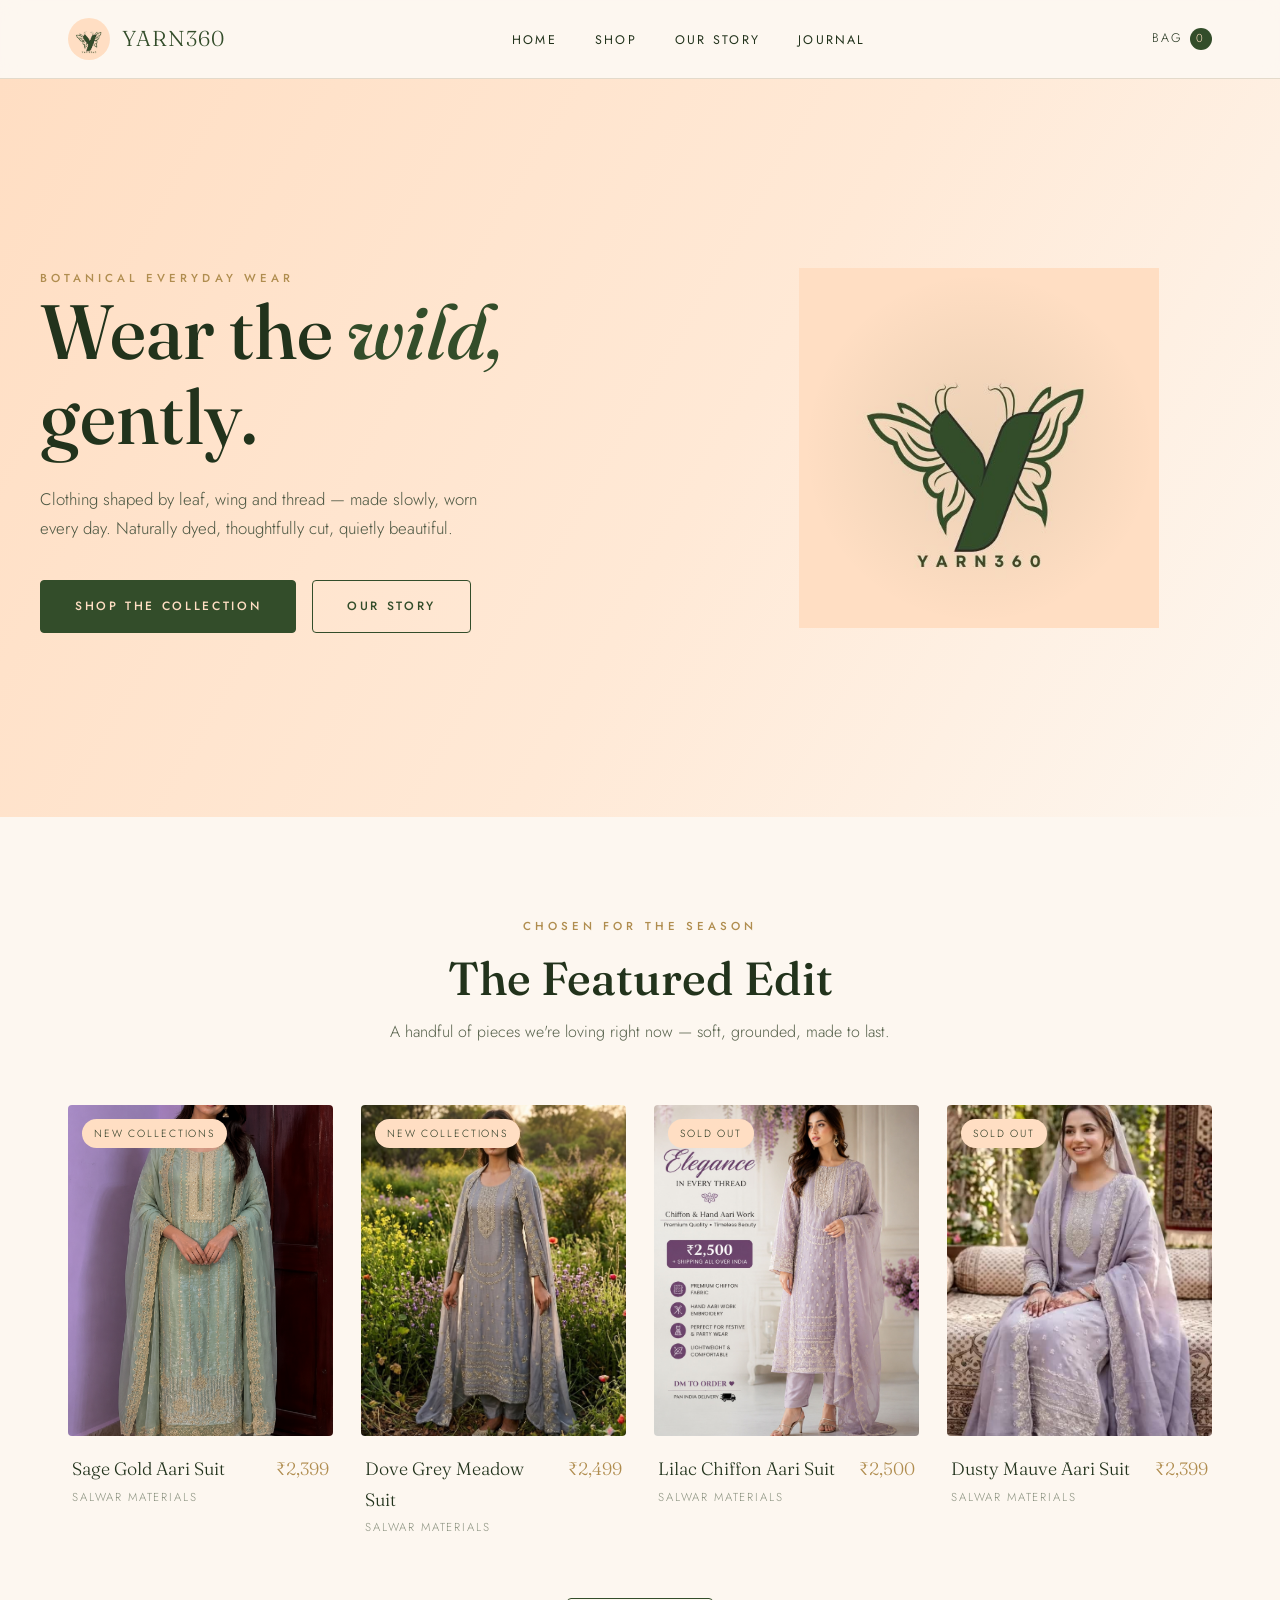
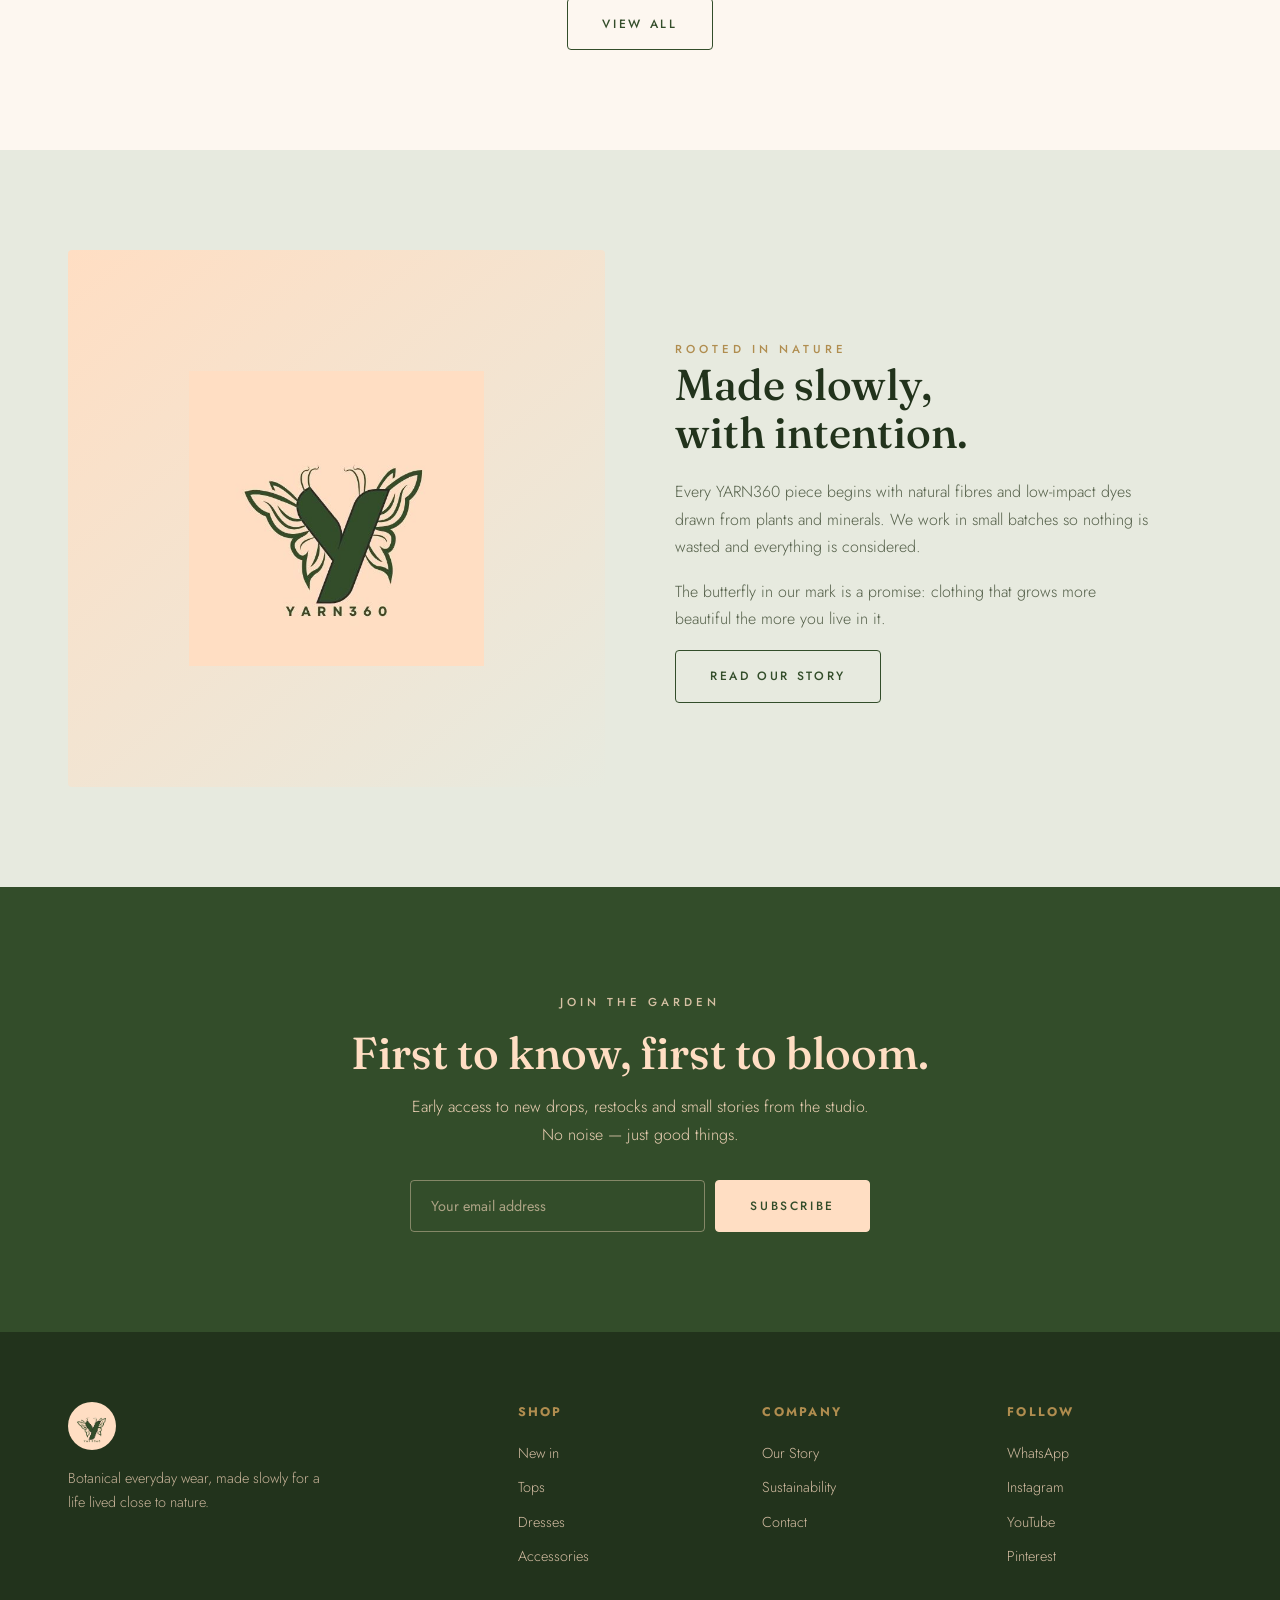
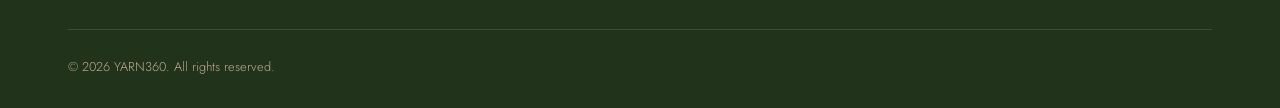
<file: index.html>
<!DOCTYPE html>
<html lang="en">

<head>
  <meta charset="UTF-8">
  <meta name="viewport" content="width=device-width, initial-scale=1.0">
  <title>YARN360 — Botanical Everyday Wear</title>
  <meta name="description" content="YARN360 — thoughtfully made clothing inspired by the natural world.">

  <!-- Fonts -->
  <link rel="preconnect" href="https://fonts.googleapis.com">
  <link rel="preconnect" href="https://fonts.gstatic.com" crossorigin>
  <link
    href="https://fonts.googleapis.com/css2?family=Fraunces:ital,opsz,wght@0,9..144,400;0,9..144,500;1,9..144,400&family=Jost:wght@300;400;500&display=swap"
    rel="stylesheet">

  <link rel="icon" href="assets/logo.jpg">
  <link rel="stylesheet" href="css/style.css">
</head>

<body>

  <!-- ============ HEADER ============ -->
  <header class="site-header">
    <div class="wrap nav">
      <a href="index.html" class="nav__logo">
        <img src="assets/logo.jpg" alt="YARN360 logo">
        <span>YARN360</span>
      </a>
      <ul class="nav__links">
        <li><a href="index.html">Home</a></li>
        <li><a href="shop.html">Shop</a></li>
        <li><a href="about.html">Our Story</a></li>
        <li><a href="index.html#newsletter">Journal</a></li>
      </ul>
      <a href="cart.html" class="nav__cart">
        Bag <span class="count js-cart-count">0</span>
      </a>
      <button class="nav__toggle" aria-label="Menu">☰</button>
    </div>
  </header>

  <!-- ============ HERO ============ -->
  <section class="hero">
    <div class="wrap hero__grid">
      <div class="hero__copy">
        <span class="eyebrow">Botanical everyday wear</span>
        <h1 class="hero__title">Wear the <em>wild,</em><br>gently.</h1>
        <p class="hero__text">Clothing shaped by leaf, wing and thread — made slowly, worn every day. Naturally dyed,
          thoughtfully cut, quietly beautiful.</p>
        <div class="hero__actions">
          <a href="shop.html" class="btn btn--solid">Shop the collection</a>
          <a href="about.html" class="btn">Our story</a>
        </div>
      </div>
      <div class="hero__art">
        <img src="assets/logo.jpg" alt="YARN360">
      </div>
    </div>
  </section>

  <!-- ============ FEATURED ============ -->
  <section class="section">
    <div class="wrap">
      <div class="section__head">
        <span class="eyebrow">Chosen for the season</span>
        <h2>The Featured Edit</h2>
        <p>A handful of pieces we're loving right now — soft, grounded, made to last.</p>
      </div>
      <div id="featured-grid" class="product-grid"><!-- products injected by JS --></div>
      <div style="text-align:center; margin-top:56px;">
        <a href="shop.html" class="btn">View all</a>
      </div>
    </div>
  </section>

  <!-- ============ STORY STRIP ============ -->
  <section class="section section--sage">
    <div class="wrap story">
      <div class="story__art"><img src="assets/logo.jpg" alt="YARN360 craft"></div>
      <div>
        <span class="eyebrow">Rooted in nature</span>
        <h2>Made slowly,<br>with intention.</h2>
        <p>Every YARN360 piece begins with natural fibres and low-impact dyes drawn from plants and minerals. We work in
          small batches so nothing is wasted and everything is considered.</p>
        <p>The butterfly in our mark is a promise: clothing that grows more beautiful the more you live in it.</p>
        <a href="about.html" class="btn">Read our story</a>
      </div>
    </div>
  </section>

  <!-- ============ NEWSLETTER ============ -->
  <section id="newsletter" class="section newsletter">
    <div class="wrap">
      <span class="eyebrow" style="color:var(--peach); opacity:.8;">Join the garden</span>
      <h2 style="margin-top:14px;">First to know, first to bloom.</h2>
      <p>Early access to new drops, restocks and small stories from the studio. No noise — just good things.</p>
      <div class="newsletter__form" id="newsletter-form">
        <input type="email" placeholder="Your email address" aria-label="Email address">
        <button class="btn btn--solid" type="button">Subscribe</button>
      </div>
    </div>
  </section>

  <!-- ============ FOOTER ============ -->
  <footer class="footer">
    <div class="wrap">
      <div class="footer__grid">
        <div class="footer__brand">
          <img src="assets/logo.jpg" alt="YARN360">
          <p>Botanical everyday wear, made slowly for a life lived close to nature.</p>
        </div>
        <div>
          <h4>Shop</h4>
          <ul>
            <li><a href="shop.html">New in</a></li>
            <li><a href="shop.html">Tops</a></li>
            <li><a href="shop.html">Dresses</a></li>
            <li><a href="shop.html">Accessories</a></li>
          </ul>
        </div>
        <div>
          <h4>Company</h4>
          <ul>
            <li><a href="about.html">Our Story</a></li>
            <li><a href="#">Sustainability</a></li>
            <li><a href="#">Contact</a></li>
          </ul>
        </div>
        <div>
          <h4>Follow</h4>
          <ul>
            <li><a href="https://wa.me/919597781875" target="_blank" rel="noopener">WhatsApp</a></li>
            <li><a href="https://instagram.com/yarn_360" target="_blank" rel="noopener">Instagram</a></li>
            <li><a href="https://www.youtube.com/@yarnn360" target="_blank" rel="noopener">YouTube</a></li>
            <li><a href="#">Pinterest</a></li>
          </ul>
        </div>
      </div>
      <div class="footer__bottom">
        <span>© <span id="year">2026</span> YARN360. All rights reserved.</span>

      </div>
    </div>
  </footer>

  <script src="js/products.js"></script>
  <script src="js/cart.js"></script>
  <script src="js/main.js"></script>
</body>

</html>
</file>
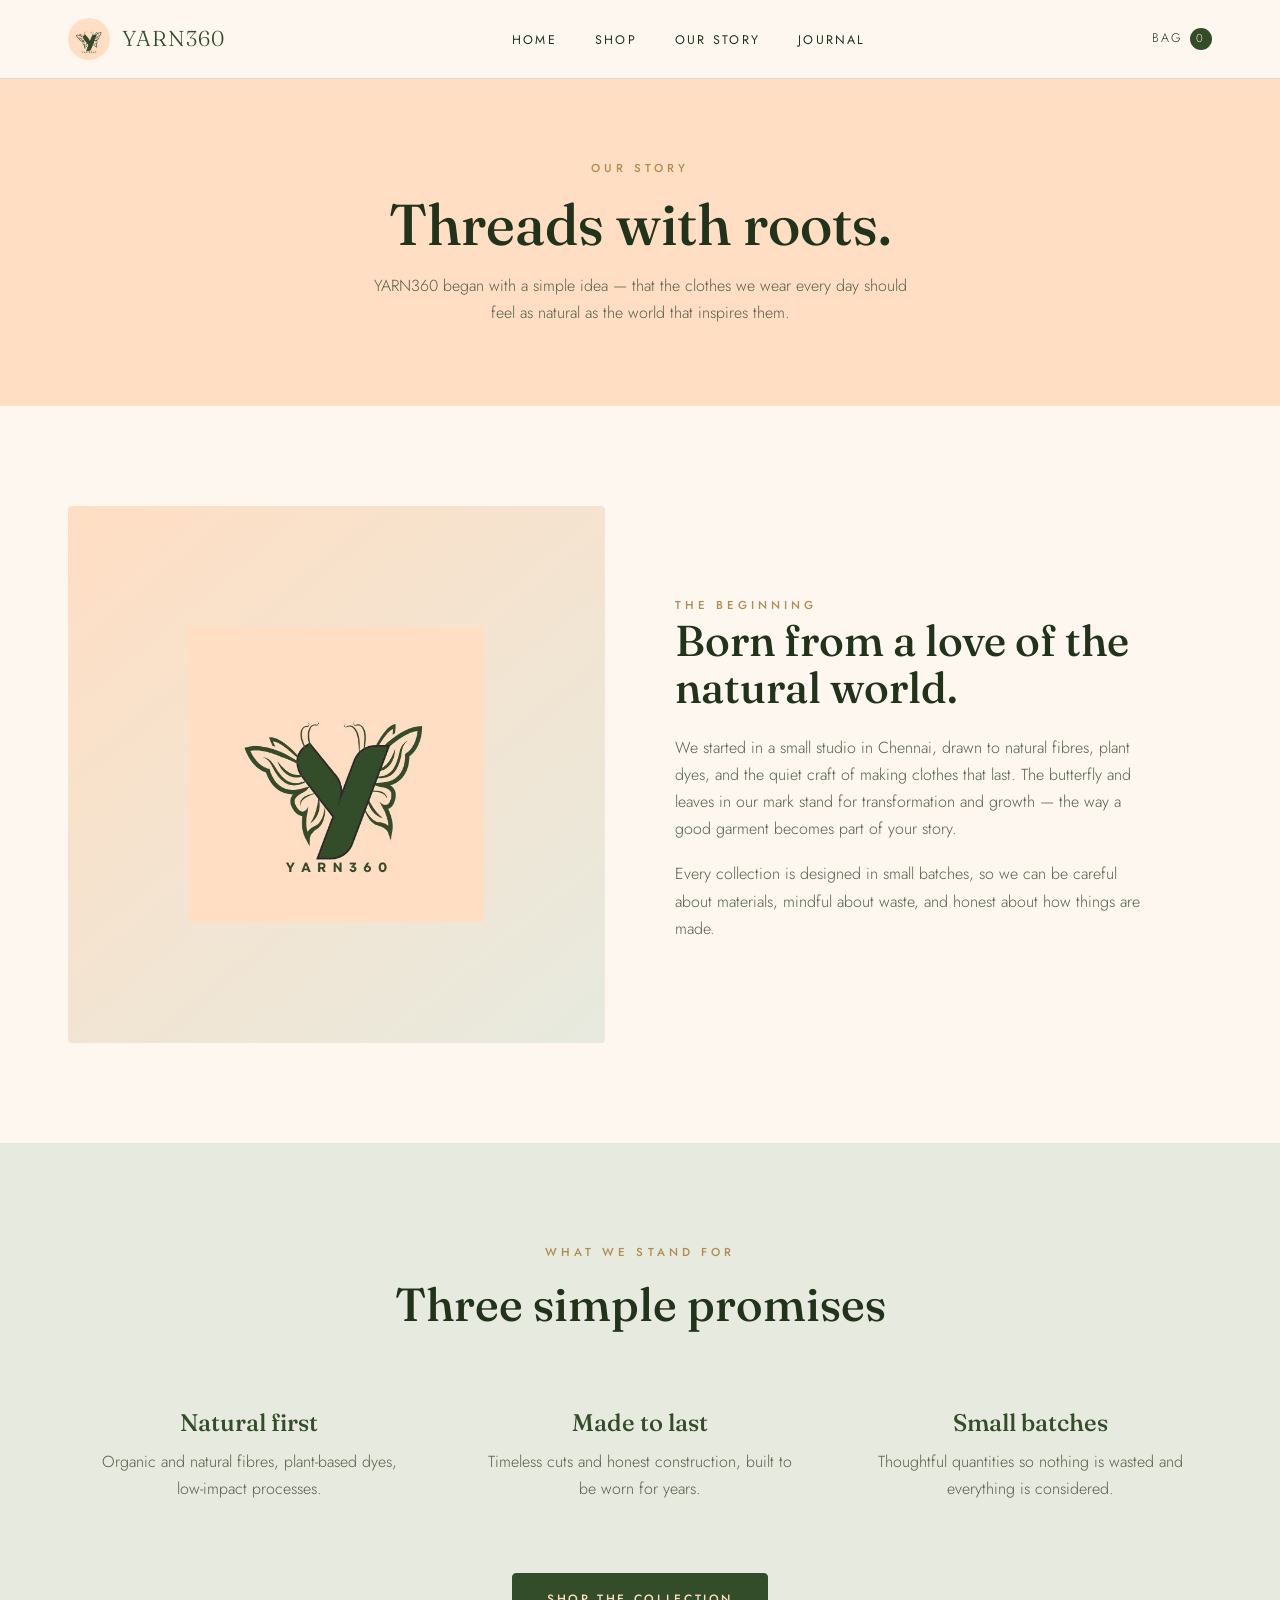
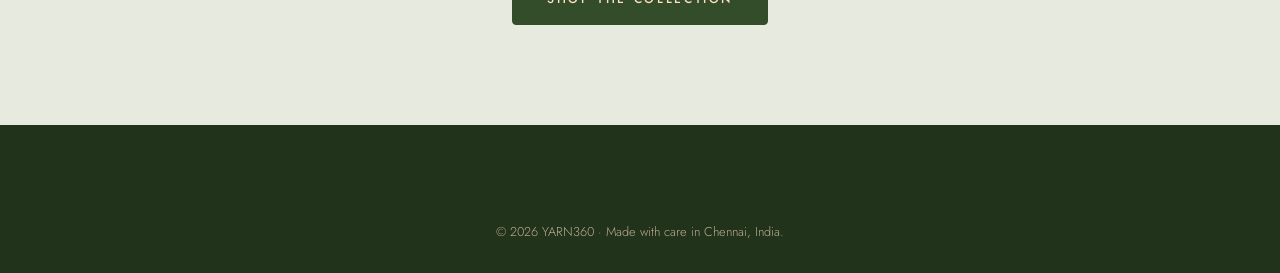
<file: about.html>
<!DOCTYPE html>
<html lang="en">
<head>
  <meta charset="UTF-8">
  <meta name="viewport" content="width=device-width, initial-scale=1.0">
  <title>Our Story — YARN360</title>
  <link rel="preconnect" href="https://fonts.googleapis.com">
  <link rel="preconnect" href="https://fonts.gstatic.com" crossorigin>
  <link href="https://fonts.googleapis.com/css2?family=Fraunces:ital,opsz,wght@0,9..144,400;0,9..144,500;1,9..144,400&family=Jost:wght@300;400;500&display=swap" rel="stylesheet">
  <link rel="icon" href="assets/logo.jpg">
  <link rel="stylesheet" href="css/style.css">
</head>
<body>

  <header class="site-header">
    <div class="wrap nav">
      <a href="index.html" class="nav__logo">
        <img src="assets/logo.jpg" alt="YARN360 logo"><span>YARN360</span>
      </a>
      <ul class="nav__links">
        <li><a href="index.html">Home</a></li>
        <li><a href="shop.html">Shop</a></li>
        <li><a href="about.html">Our Story</a></li>
        <li><a href="index.html#newsletter">Journal</a></li>
      </ul>
      <a href="cart.html" class="nav__cart">Bag <span class="count js-cart-count">0</span></a>
      <button class="nav__toggle" aria-label="Menu">☰</button>
    </div>
  </header>

  <section class="page-hero">
    <div class="wrap">
      <span class="eyebrow">Our story</span>
      <h1>Threads with roots.</h1>
      <p>YARN360 began with a simple idea — that the clothes we wear every day should feel as natural as the world that inspires them.</p>
    </div>
  </section>

  <section class="section">
    <div class="wrap story">
      <div class="story__art"><img src="assets/logo.jpg" alt="YARN360"></div>
      <div>
        <span class="eyebrow">The beginning</span>
        <h2>Born from a love of the natural world.</h2>
        <p>We started in a small studio in Chennai, drawn to natural fibres, plant dyes, and the quiet craft of making clothes that last. The butterfly and leaves in our mark stand for transformation and growth — the way a good garment becomes part of your story.</p>
        <p>Every collection is designed in small batches, so we can be careful about materials, mindful about waste, and honest about how things are made.</p>
      </div>
    </div>
  </section>

  <section class="section section--sage">
    <div class="wrap">
      <div class="section__head">
        <span class="eyebrow">What we stand for</span>
        <h2>Three simple promises</h2>
      </div>
      <div class="product-grid" style="grid-template-columns:repeat(auto-fit,minmax(240px,1fr));">
        <div style="text-align:center; padding:20px;">
          <h3 style="color:var(--forest); font-size:1.5rem; margin-bottom:12px;">Natural first</h3>
          <p style="color:#55604a;">Organic and natural fibres, plant-based dyes, low-impact processes.</p>
        </div>
        <div style="text-align:center; padding:20px;">
          <h3 style="color:var(--forest); font-size:1.5rem; margin-bottom:12px;">Made to last</h3>
          <p style="color:#55604a;">Timeless cuts and honest construction, built to be worn for years.</p>
        </div>
        <div style="text-align:center; padding:20px;">
          <h3 style="color:var(--forest); font-size:1.5rem; margin-bottom:12px;">Small batches</h3>
          <p style="color:#55604a;">Thoughtful quantities so nothing is wasted and everything is considered.</p>
        </div>
      </div>
      <div style="text-align:center; margin-top:50px;">
        <a href="shop.html" class="btn btn--solid">Shop the collection</a>
      </div>
    </div>
  </section>

  <footer class="footer">
    <div class="wrap">
      <div class="footer__bottom" style="border:none; justify-content:center;">
        <span>© <span id="year">2026</span> YARN360 · Made with care in Chennai, India.</span>
      </div>
    </div>
  </footer>

  <script src="js/products.js"></script>
  <script src="js/cart.js"></script>
  <script src="js/main.js"></script>
</body>
</html>
</file>
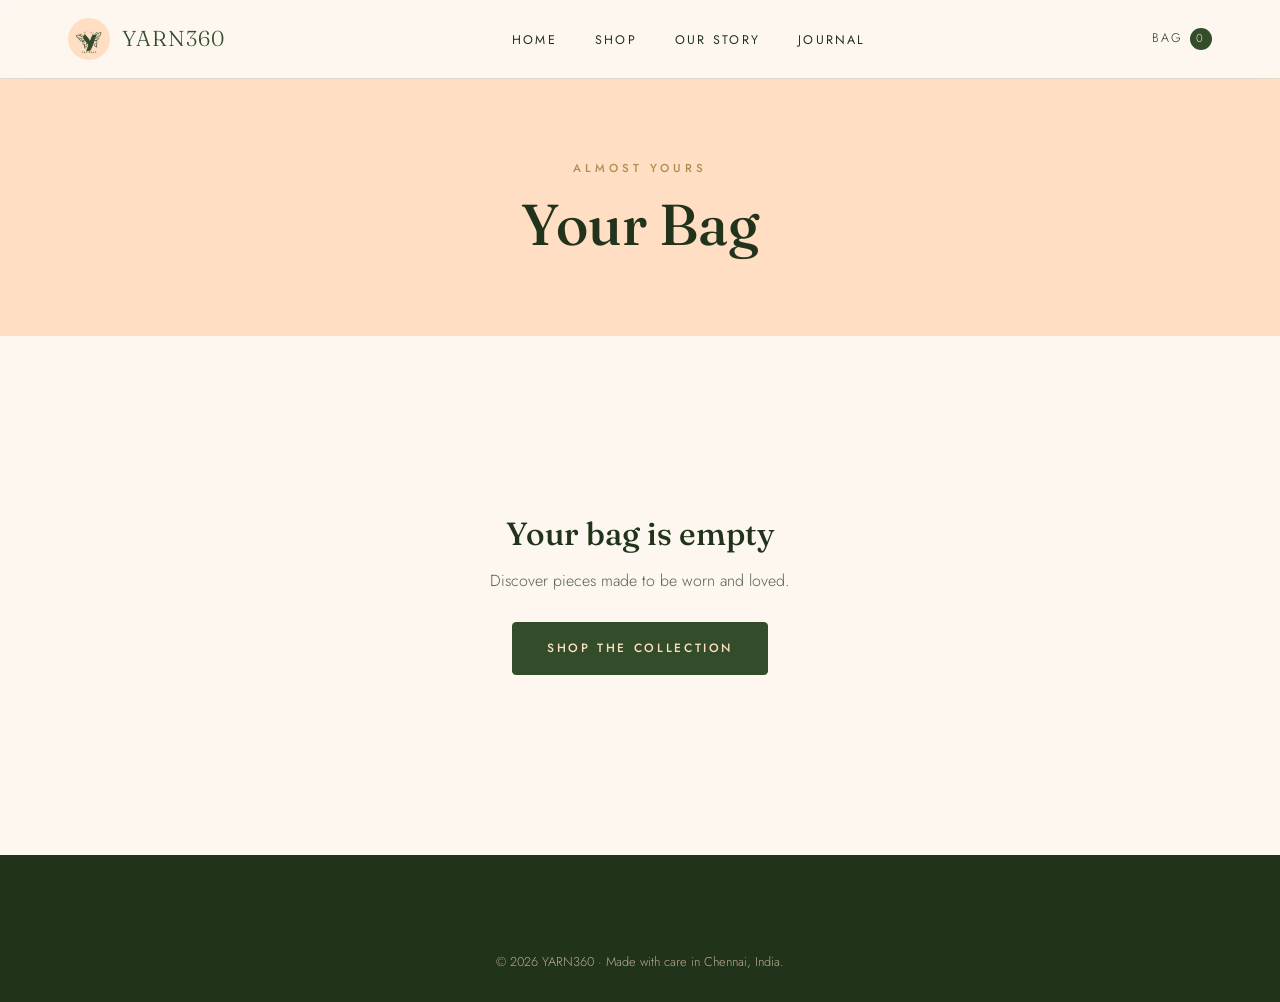
<file: cart.html>
<!DOCTYPE html>
<html lang="en">
<head>
  <meta charset="UTF-8">
  <meta name="viewport" content="width=device-width, initial-scale=1.0">
  <title>Bag — YARN360</title>
  <link rel="preconnect" href="https://fonts.googleapis.com">
  <link rel="preconnect" href="https://fonts.gstatic.com" crossorigin>
  <link href="https://fonts.googleapis.com/css2?family=Fraunces:ital,opsz,wght@0,9..144,400;0,9..144,500;1,9..144,400&family=Jost:wght@300;400;500&display=swap" rel="stylesheet">
  <link rel="icon" href="assets/logo.jpg">
  <link rel="stylesheet" href="css/style.css">
</head>
<body>

  <header class="site-header">
    <div class="wrap nav">
      <a href="index.html" class="nav__logo">
        <img src="assets/logo.jpg" alt="YARN360 logo"><span>YARN360</span>
      </a>
      <ul class="nav__links">
        <li><a href="index.html">Home</a></li>
        <li><a href="shop.html">Shop</a></li>
        <li><a href="about.html">Our Story</a></li>
        <li><a href="index.html#newsletter">Journal</a></li>
      </ul>
      <a href="cart.html" class="nav__cart">Bag <span class="count js-cart-count">0</span></a>
      <button class="nav__toggle" aria-label="Menu">☰</button>
    </div>
  </header>

  <section class="page-hero">
    <div class="wrap">
      <span class="eyebrow">Almost yours</span>
      <h1>Your Bag</h1>
    </div>
  </section>

  <section class="section">
    <div class="wrap">
      <div id="cart-root"><!-- cart injected by JS --></div>
    </div>
  </section>

  <footer class="footer">
    <div class="wrap">
      <div class="footer__bottom" style="border:none; justify-content:center;">
        <span>© <span id="year">2026</span> YARN360 · Made with care in Chennai, India.</span>
      </div>
    </div>
  </footer>

  <script src="js/products.js"></script>
  <script src="js/cart.js"></script>
  <script src="js/main.js"></script>
</body>
</html>
</file>
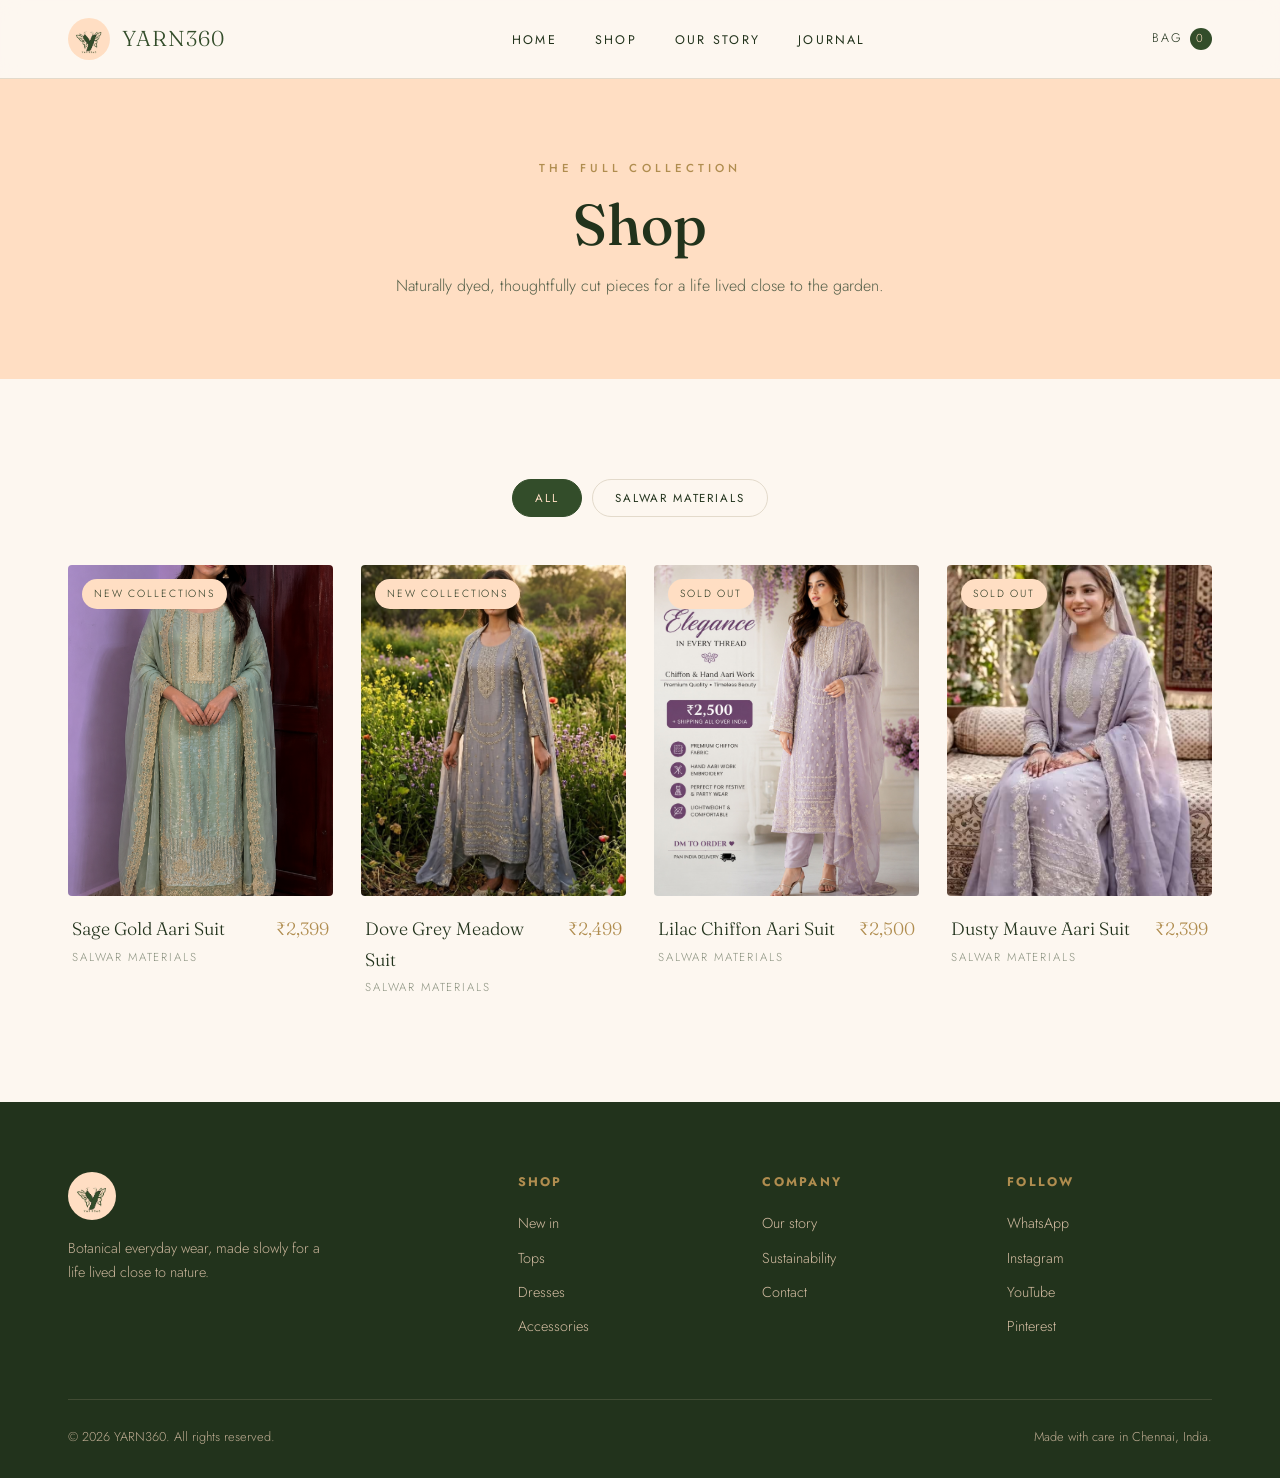
<file: shop.html>
<!DOCTYPE html>
<html lang="en">
<head>
  <meta charset="UTF-8">
  <meta name="viewport" content="width=device-width, initial-scale=1.0">
  <title>Shop — YARN360</title>
  <meta name="description" content="Shop the full YARN360 collection of botanical everyday wear.">
  <link rel="preconnect" href="https://fonts.googleapis.com">
  <link rel="preconnect" href="https://fonts.gstatic.com" crossorigin>
  <link href="https://fonts.googleapis.com/css2?family=Fraunces:ital,opsz,wght@0,9..144,400;0,9..144,500;1,9..144,400&family=Jost:wght@300;400;500&display=swap" rel="stylesheet">
  <link rel="icon" href="assets/logo.jpg">
  <link rel="stylesheet" href="css/style.css">
</head>
<body>

  <header class="site-header">
    <div class="wrap nav">
      <a href="index.html" class="nav__logo">
        <img src="assets/logo.jpg" alt="YARN360 logo"><span>YARN360</span>
      </a>
      <ul class="nav__links">
        <li><a href="index.html">Home</a></li>
        <li><a href="shop.html">Shop</a></li>
        <li><a href="about.html">Our Story</a></li>
        <li><a href="index.html#newsletter">Journal</a></li>
      </ul>
      <a href="cart.html" class="nav__cart">Bag <span class="count js-cart-count">0</span></a>
      <button class="nav__toggle" aria-label="Menu">☰</button>
    </div>
  </header>

  <section class="page-hero">
    <div class="wrap">
      <span class="eyebrow">The full collection</span>
      <h1>Shop</h1>
      <p>Naturally dyed, thoughtfully cut pieces for a life lived close to the garden.</p>
    </div>
  </section>

  <section class="section">
    <div class="wrap">
      <div id="filter-bar" class="filters"><!-- filters injected by JS --></div>
      <div id="shop-grid" class="product-grid"><!-- products injected by JS --></div>
    </div>
  </section>

  <footer class="footer">
    <div class="wrap">
      <div class="footer__grid">
        <div class="footer__brand">
          <img src="assets/logo.jpg" alt="YARN360">
          <p>Botanical everyday wear, made slowly for a life lived close to nature.</p>
        </div>
        <div><h4>Shop</h4><ul><li><a href="shop.html">New in</a></li><li><a href="shop.html">Tops</a></li><li><a href="shop.html">Dresses</a></li><li><a href="shop.html">Accessories</a></li></ul></div>
        <div><h4>Company</h4><ul><li><a href="about.html">Our story</a></li><li><a href="#">Sustainability</a></li><li><a href="#">Contact</a></li></ul></div>
        <div><h4>Follow</h4><ul><li><a href="https://wa.me/919597781875" target="_blank" rel="noopener">WhatsApp</a></li><li><a href="https://instagram.com/yarn_360" target="_blank" rel="noopener">Instagram</a></li><li><a href="https://www.youtube.com/@yarnn360" target="_blank" rel="noopener">YouTube</a></li><li><a href="#">Pinterest</a></li></ul></div>
      </div>
      <div class="footer__bottom">
        <span>© <span id="year">2026</span> YARN360. All rights reserved.</span>
        <span>Made with care in Chennai, India.</span>
      </div>
    </div>
  </footer>

  <script src="js/products.js"></script>
  <script src="js/cart.js"></script>
  <script src="js/main.js"></script>
</body>
</html>
</file>
<file: css/style.css>
/* =====================================================================
   YARN360 — Premium Botanical Clothing Store
   ---------------------------------------------------------------------
   HOW TO CUSTOMISE:
   Almost everything you'd want to change lives in the :root block below
   (colors, fonts, spacing). Change a value here and it updates the whole
   site. Colors are pulled directly from your logo.
   ===================================================================== */

:root {
  /* ---- Brand colors (from your logo) ---- */
  --forest:       #334D2A;   /* main brand green */
  --forest-deep:  #22331C;   /* dark green — text & footer */
  --peach:        #FFDEC3;   /* brand cream/peach */
  --ivory:        #FDF7F0;   /* page background (soft, readable) */
  --sage:         #E7EADF;   /* soft green tint for cards/sections */
  --brass:        #B08D4F;   /* muted antique-gold accent (premium touch) */
  --line:         #E3DACB;   /* hairline borders */

  /* ---- Fonts ---- */
  --font-display: 'Fraunces', Georgia, serif;   /* headings */
  --font-body:    'Jost', 'Segoe UI', sans-serif;/* body & UI */

  /* ---- Layout ---- */
  --max-width: 1200px;
  --radius: 4px;            /* keep corners crisp for a refined look */
  --transition: 0.35s ease;
}

/* ---------- Reset & base ---------- */
* { margin: 0; padding: 0; box-sizing: border-box; }

html { scroll-behavior: smooth; }

body {
  font-family: var(--font-body);
  color: var(--forest-deep);
  background: var(--ivory);
  line-height: 1.7;
  font-weight: 300;
  -webkit-font-smoothing: antialiased;
}

img { max-width: 100%; display: block; }
a { color: inherit; text-decoration: none; }

h1, h2, h3 { font-family: var(--font-display); font-weight: 500; line-height: 1.1; }

.wrap { max-width: var(--max-width); margin: 0 auto; padding: 0 28px; }

.eyebrow {
  font-family: var(--font-body);
  text-transform: uppercase;
  letter-spacing: 0.35em;
  font-size: 0.72rem;
  color: var(--brass);
  font-weight: 500;
}

/* ---------- Buttons ---------- */
.btn {
  display: inline-block;
  font-family: var(--font-body);
  text-transform: uppercase;
  letter-spacing: 0.22em;
  font-size: 0.75rem;
  font-weight: 500;
  padding: 15px 34px;
  border: 1px solid var(--forest);
  border-radius: var(--radius);
  cursor: pointer;
  transition: var(--transition);
  background: transparent;
  color: var(--forest);
}
.btn--solid { background: var(--forest); color: var(--peach); }
.btn--solid:hover { background: var(--forest-deep); border-color: var(--forest-deep); }
.btn:hover { background: var(--forest); color: var(--peach); }

/* =====================================================================
   HEADER / NAV
   ===================================================================== */
.site-header {
  position: sticky; top: 0; z-index: 100;
  background: rgba(253, 247, 240, 0.9);
  backdrop-filter: blur(10px);
  border-bottom: 1px solid var(--line);
}
.nav {
  display: flex; align-items: center; justify-content: space-between;
  height: 78px;
}
.nav__logo { display: flex; align-items: center; gap: 12px; }
.nav__logo img { width: 42px; height: 42px; border-radius: 50%; }
.nav__logo span {
  font-family: var(--font-display); font-size: 1.35rem;
  letter-spacing: 0.05em; color: var(--forest);
}
.nav__links { display: flex; gap: 38px; list-style: none; }
.nav__links a {
  text-transform: uppercase; letter-spacing: 0.18em;
  font-size: 0.78rem; font-weight: 400; position: relative; padding: 4px 0;
}
.nav__links a::after {
  content: ''; position: absolute; left: 0; bottom: 0;
  width: 0; height: 1px; background: var(--brass); transition: var(--transition);
}
.nav__links a:hover::after { width: 100%; }

.nav__cart {
  display: flex; align-items: center; gap: 7px;
  text-transform: uppercase; letter-spacing: 0.16em; font-size: 0.78rem;
}
.nav__cart .count {
  background: var(--forest); color: var(--peach);
  border-radius: 50%; width: 22px; height: 22px;
  display: grid; place-items: center; font-size: 0.72rem;
}
.nav__toggle { display: none; background: none; border: none; cursor: pointer; font-size: 1.5rem; color: var(--forest); }

/* =====================================================================
   HERO
   ===================================================================== */
.hero {
  background: linear-gradient(120deg, var(--peach) 0%, #FFE9D6 55%, var(--ivory) 100%);
  overflow: hidden;
}
.hero__grid {
  display: grid; grid-template-columns: 1.1fr 0.9fr;
  align-items: center; gap: 40px; min-height: 82vh; padding: 60px 0;
}
.hero__copy .eyebrow { margin-bottom: 22px; }
.hero__title {
  font-size: clamp(2.8rem, 6vw, 5rem); color: var(--forest-deep);
  margin-bottom: 26px;
}
.hero__title em { font-style: italic; color: var(--forest); }
.hero__text {
  max-width: 440px; font-size: 1.05rem; margin-bottom: 38px; color: #4a5540;
}
.hero__actions { display: flex; gap: 16px; flex-wrap: wrap; }

.hero__art { position: relative; display: grid; place-items: center; }
.hero__art img { width: min(360px, 80%); }
.hero__art::before { /* soft halo behind the logo */
  content: ''; position: absolute; width: 380px; height: 380px;
  border-radius: 50%; background: radial-gradient(circle, rgba(51,77,42,0.10), transparent 65%);
}

/* =====================================================================
   SECTION SHELL
   ===================================================================== */
.section { padding: 100px 0; }
.section__head { text-align: center; max-width: 620px; margin: 0 auto 60px; }
.section__head .eyebrow { display: block; margin-bottom: 16px; }
.section__head h2 { font-size: clamp(2rem, 4vw, 2.9rem); color: var(--forest-deep); }
.section__head p { margin-top: 14px; color: #55604a; }

/* Alternating tinted section */
.section--sage { background: var(--sage); }

/* =====================================================================
   PRODUCT GRID & CARDS
   ===================================================================== */
.product-grid {
  display: grid; grid-template-columns: repeat(auto-fill, minmax(260px, 1fr));
  gap: 36px 28px;
}
.card { background: var(--ivory); }
.card__media {
  position: relative; overflow: hidden; border-radius: var(--radius);
  background: var(--sage); aspect-ratio: 4/5;
}
.card__media img { width: 100%; height: 100%; object-fit: cover; transition: transform 0.6s ease; cursor: zoom-in; }
.card:hover .card__media img { transform: scale(1.05); }
.card__media-hover {
  position: absolute; inset: 0; opacity: 0; transition: opacity 0.4s ease;
}
.card:hover .card__media-hover { opacity: 1; }
.card__tag {
  position: absolute; top: 14px; left: 14px;
  background: var(--peach); color: var(--forest-deep);
  font-size: 0.65rem; letter-spacing: 0.18em; text-transform: uppercase;
  padding: 6px 12px; border-radius: 40px;
}
.card__add {
  position: absolute; left: 14px; right: 14px; bottom: 14px;
  background: var(--forest); color: var(--peach); border: none;
  font-family: var(--font-body); text-transform: uppercase;
  letter-spacing: 0.18em; font-size: 0.72rem; padding: 13px;
  border-radius: var(--radius); cursor: pointer;
  opacity: 0; transform: translateY(12px); transition: var(--transition);
}
.card:hover .card__add { opacity: 1; transform: translateY(0); }
.card__add:hover { background: var(--forest-deep); }
.card__body { padding: 18px 4px 4px; display: flex; justify-content: space-between; gap: 10px; }
.card__name { font-family: var(--font-display); font-size: 1.12rem; color: var(--forest-deep); }
.card__cat  { font-size: 0.72rem; text-transform: uppercase; letter-spacing: 0.16em; color: #8a917f; margin-top: 3px; }
.card__price { font-family: var(--font-display); font-size: 1.12rem; color: var(--brass); white-space: nowrap; }

/* =====================================================================
   QUICK VIEW (click a product photo)
   ===================================================================== */
body.no-scroll { overflow: hidden; }
.quick-view { position: fixed; inset: 0; z-index: 200; display: none; }
.quick-view.is-open { display: block; }
.quick-view__backdrop {
  position: absolute; inset: 0; background: rgba(34, 51, 28, 0.55);
}
.quick-view__panel {
  position: relative; margin: 5vh auto; max-width: 980px; max-height: 90vh;
  overflow-y: auto; background: var(--ivory); border-radius: var(--radius);
  display: grid; grid-template-columns: 1fr 1fr;
}
.quick-view__close {
  position: absolute; top: 14px; right: 14px; z-index: 2;
  width: 34px; height: 34px; border: none; border-radius: 50%;
  background: var(--ivory); color: var(--forest-deep); font-size: 1.3rem;
  line-height: 1; cursor: pointer;
}
.quick-view__close:hover { background: var(--sage); }
.quick-view__media { background: var(--sage); display: flex; gap: 12px; padding: 20px; }
.quick-view__thumbs { display: flex; flex-direction: column; gap: 10px; flex-shrink: 0; }
.quick-view__thumb {
  width: 64px; height: 80px; object-fit: cover; border-radius: var(--radius);
  cursor: pointer; opacity: 0.6; border: 2px solid transparent; transition: var(--transition);
}
.quick-view__thumb:hover { opacity: 0.9; }
.quick-view__thumb.is-active { opacity: 1; border-color: var(--brass); }
.quick-view__main { position: relative; flex: 1; min-width: 0; border-radius: var(--radius); overflow: hidden; }
.quick-view__main-img { width: 100%; height: 100%; object-fit: cover; display: block; cursor: zoom-in; }
.quick-view__zoom-hint {
  position: absolute; right: 14px; bottom: 14px; z-index: 1; pointer-events: none;
  background: rgba(34, 51, 28, 0.7); color: var(--peach);
  font-size: 0.68rem; letter-spacing: 0.08em; text-transform: uppercase;
  padding: 6px 12px; border-radius: 40px;
}

/* =====================================================================
   IMAGE ZOOM LIGHTBOX
   ===================================================================== */
.zoom-lightbox { position: fixed; inset: 0; z-index: 300; display: none; }
.zoom-lightbox.is-open { display: block; }
.zoom-lightbox__backdrop { position: absolute; inset: 0; background: rgba(20, 26, 16, 0.92); }
.zoom-lightbox__img {
  position: relative; display: block; margin: 5vh auto 0;
  max-width: 90vw; max-height: 88vh; object-fit: contain;
  transform: scale(1); transform-origin: center;
  transition: transform 0.25s ease; cursor: zoom-in;
  touch-action: none; user-select: none;
}
.zoom-lightbox__img.is-dragging { transition: none; }
.zoom-lightbox__close {
  position: fixed; top: 20px; right: 24px; z-index: 1;
  width: 40px; height: 40px; border: none; border-radius: 50%;
  background: var(--ivory); color: var(--forest-deep); font-size: 1.4rem;
  line-height: 1; cursor: pointer;
}
.zoom-lightbox__close:hover { background: var(--sage); }
.zoom-lightbox__hint {
  position: fixed; bottom: 24px; left: 50%; transform: translateX(-50%);
  background: rgba(253, 247, 240, 0.9); color: var(--forest-deep);
  font-size: 0.72rem; letter-spacing: 0.1em; text-transform: uppercase;
  padding: 8px 16px; border-radius: 40px; pointer-events: none;
}
.quick-view__info { padding: 36px; display: flex; flex-direction: column; gap: 12px; }
.quick-view__name { font-size: 1.6rem; color: var(--forest-deep); }
.quick-view__price { font-family: var(--font-display); font-size: 1.3rem; color: var(--brass); }
.quick-view__desc { color: var(--forest-deep); opacity: 0.85; line-height: 1.6; }
.quick-view__highlights { list-style: none; display: flex; flex-direction: column; gap: 8px; }
.quick-view__highlights li {
  padding-left: 22px; position: relative; font-size: 0.92rem; color: var(--forest-deep);
}
.quick-view__highlights li::before {
  content: "✓"; position: absolute; left: 0; color: var(--brass); font-weight: 600;
}
.accordion { border-top: 1px solid var(--sage); }
.accordion-item { border-bottom: 1px solid var(--sage); }
.accordion-item__header {
  width: 100%; padding: 14px 0; background: none; border: none;
  display: flex; justify-content: space-between; align-items: center;
  font-family: var(--font-body); font-size: 0.88rem; color: var(--forest-deep);
  cursor: pointer; text-align: left;
}
.accordion-item__icon { color: var(--brass); transition: var(--transition); }
.accordion-item.is-open .accordion-item__icon { transform: rotate(180deg); }
.accordion-item__body {
  display: none; padding-bottom: 16px; font-size: 0.88rem;
  color: var(--forest-deep); opacity: 0.85; line-height: 1.6;
}
.accordion-item.is-open .accordion-item__body { display: block; }
.quick-view__add { margin-top: 20px; align-self: flex-start; }

@media (max-width: 720px) {
  .quick-view__panel { grid-template-columns: 1fr; margin: 0; max-height: 100vh; border-radius: 0; }
  .quick-view__media { flex-direction: column-reverse; aspect-ratio: 4/5; }
  .quick-view__thumbs { flex-direction: row; }
  .quick-view__thumb { width: 56px; height: 56px; }
}

/* =====================================================================
   FILTER BAR (shop page)
   ===================================================================== */
.filters { display: flex; gap: 10px; flex-wrap: wrap; justify-content: center; margin-bottom: 48px; }
.filter {
  font-family: var(--font-body); text-transform: uppercase; letter-spacing: 0.16em;
  font-size: 0.72rem; padding: 10px 22px; border: 1px solid var(--line);
  border-radius: 40px; background: transparent; cursor: pointer; transition: var(--transition);
  color: var(--forest-deep);
}
.filter.is-active, .filter:hover { background: var(--forest); color: var(--peach); border-color: var(--forest); }

/* =====================================================================
   STORY STRIP
   ===================================================================== */
.story { display: grid; grid-template-columns: 1fr 1fr; align-items: center; gap: 70px; }
.story__art {
  aspect-ratio: 1; border-radius: var(--radius); overflow: hidden;
  background: linear-gradient(140deg, var(--peach), var(--sage));
  display: grid; place-items: center;
}
.story__art img { width: 55%; }
.story h2 { font-size: clamp(1.9rem, 3.5vw, 2.7rem); margin-bottom: 22px; color: var(--forest-deep); }
.story p { color: #55604a; margin-bottom: 18px; max-width: 480px; }

/* =====================================================================
   NEWSLETTER
   ===================================================================== */
.newsletter { background: var(--forest); color: var(--peach); text-align: center; }
.newsletter h2 { color: var(--peach); font-size: clamp(2rem, 4vw, 2.8rem); margin-bottom: 16px; }
.newsletter p { max-width: 480px; margin: 0 auto 32px; opacity: 0.9; }
.newsletter__form { display: flex; max-width: 460px; margin: 0 auto; gap: 10px; flex-wrap: wrap; justify-content: center; }
.newsletter__form input {
  flex: 1; min-width: 220px; padding: 15px 20px; border: 1px solid rgba(255,222,195,0.4);
  background: transparent; color: var(--peach); font-family: var(--font-body);
  border-radius: var(--radius); font-size: 0.9rem;
}
.newsletter__form input::placeholder { color: rgba(255,222,195,0.6); }
.newsletter__form .btn--solid { background: var(--peach); color: var(--forest); border-color: var(--peach); }
.newsletter__form .btn--solid:hover { background: #ffe9d6; }

/* =====================================================================
   FOOTER
   ===================================================================== */
.footer { background: var(--forest-deep); color: var(--peach); padding: 70px 0 30px; }
.footer__grid { display: grid; grid-template-columns: 2fr 1fr 1fr 1fr; gap: 40px; margin-bottom: 50px; }
.footer__brand img { width: 48px; height: 48px; border-radius: 50%; margin-bottom: 16px; }
.footer__brand p { opacity: 0.75; max-width: 260px; font-size: 0.9rem; }
.footer h4 { font-family: var(--font-body); text-transform: uppercase; letter-spacing: 0.18em; font-size: 0.78rem; margin-bottom: 18px; color: var(--brass); }
.footer ul { list-style: none; }
.footer ul li { margin-bottom: 10px; opacity: 0.8; font-size: 0.9rem; }
.footer ul li a:hover { opacity: 1; color: #fff; }
.footer__bottom { border-top: 1px solid rgba(255,222,195,0.2); padding-top: 26px; display: flex; justify-content: space-between; flex-wrap: wrap; gap: 12px; font-size: 0.8rem; opacity: 0.7; }

/* =====================================================================
   CART PAGE
   ===================================================================== */
.cart-layout { display: grid; grid-template-columns: 1.6fr 0.9fr; gap: 50px; align-items: start; }
.cart-item { display: grid; grid-template-columns: 90px 1fr auto; gap: 20px; align-items: center; padding: 22px 0; border-bottom: 1px solid var(--line); }
.cart-item img { width: 90px; aspect-ratio: 4/5; object-fit: cover; border-radius: var(--radius); }
.cart-item__name { font-family: var(--font-display); font-size: 1.15rem; }
.cart-item__cat { font-size: 0.72rem; text-transform: uppercase; letter-spacing: 0.14em; color: #8a917f; }
.qty { display: inline-flex; align-items: center; gap: 14px; margin-top: 8px; }
.qty button { width: 28px; height: 28px; border: 1px solid var(--line); background: transparent; border-radius: 50%; cursor: pointer; font-size: 1rem; color: var(--forest); }
.cart-item__price { font-family: var(--font-display); color: var(--brass); font-size: 1.1rem; }
.cart-item__remove { display: block; margin-top: 10px; font-size: 0.72rem; letter-spacing: 0.1em; text-transform: uppercase; color: #a05a4a; cursor: pointer; background: none; border: none; }
.summary { background: var(--sage); border-radius: var(--radius); padding: 34px; position: sticky; top: 100px; }
.summary h3 { font-size: 1.5rem; margin-bottom: 24px; }
.summary__row { display: flex; justify-content: space-between; margin-bottom: 14px; font-size: 0.95rem; }
.summary__total { display: flex; justify-content: space-between; border-top: 1px solid var(--line); margin-top: 20px; padding-top: 20px; font-family: var(--font-display); font-size: 1.4rem; color: var(--forest-deep); }
.summary .btn { width: 100%; text-align: center; margin-top: 26px; }
.cart-empty { text-align: center; padding: 80px 0; }
.cart-empty h2 { font-size: 2rem; margin-bottom: 16px; }
.cart-empty p { color: #55604a; margin-bottom: 28px; }

/* ---------- Page hero (inner pages) ---------- */
.page-hero { background: var(--peach); text-align: center; padding: 80px 0; }
.page-hero .eyebrow { display: block; margin-bottom: 14px; }
.page-hero h1 { font-size: clamp(2.4rem, 5vw, 3.6rem); color: var(--forest-deep); }
.page-hero p { max-width: 540px; margin: 16px auto 0; color: #55604a; }

/* ---------- Toast ---------- */
.toast {
  position: fixed; bottom: 28px; left: 50%; transform: translateX(-50%) translateY(120px);
  background: var(--forest-deep); color: var(--peach); padding: 15px 26px; border-radius: var(--radius);
  font-size: 0.85rem; letter-spacing: 0.05em; z-index: 300; transition: transform 0.4s ease; box-shadow: 0 10px 30px rgba(0,0,0,0.2);
}
.toast.show { transform: translateX(-50%) translateY(0); }

/* =====================================================================
   RESPONSIVE
   ===================================================================== */
@media (max-width: 900px) {
  .hero__grid { grid-template-columns: 1fr; text-align: center; min-height: auto; }
  .hero__art { order: -1; }
  .hero__text { margin-left: auto; margin-right: auto; }
  .hero__actions { justify-content: center; }
  .story { grid-template-columns: 1fr; gap: 36px; }
  .cart-layout { grid-template-columns: 1fr; }
  .footer__grid { grid-template-columns: 1fr 1fr; }
  .nav__links { position: fixed; inset: 78px 0 auto 0; background: var(--ivory); flex-direction: column; align-items: center; gap: 0; padding: 20px 0; border-bottom: 1px solid var(--line); transform: translateY(-140%); transition: var(--transition); }
  .nav__links.open { transform: translateY(0); }
  .nav__links li { padding: 14px 0; }
  .nav__toggle { display: block; }
}
@media (max-width: 520px) {
  .footer__grid { grid-template-columns: 1fr; }
  .section { padding: 70px 0; }
}

/* Respect reduced-motion preferences */
@media (prefers-reduced-motion: reduce) {
  * { transition: none !important; scroll-behavior: auto; }
}
</file>
